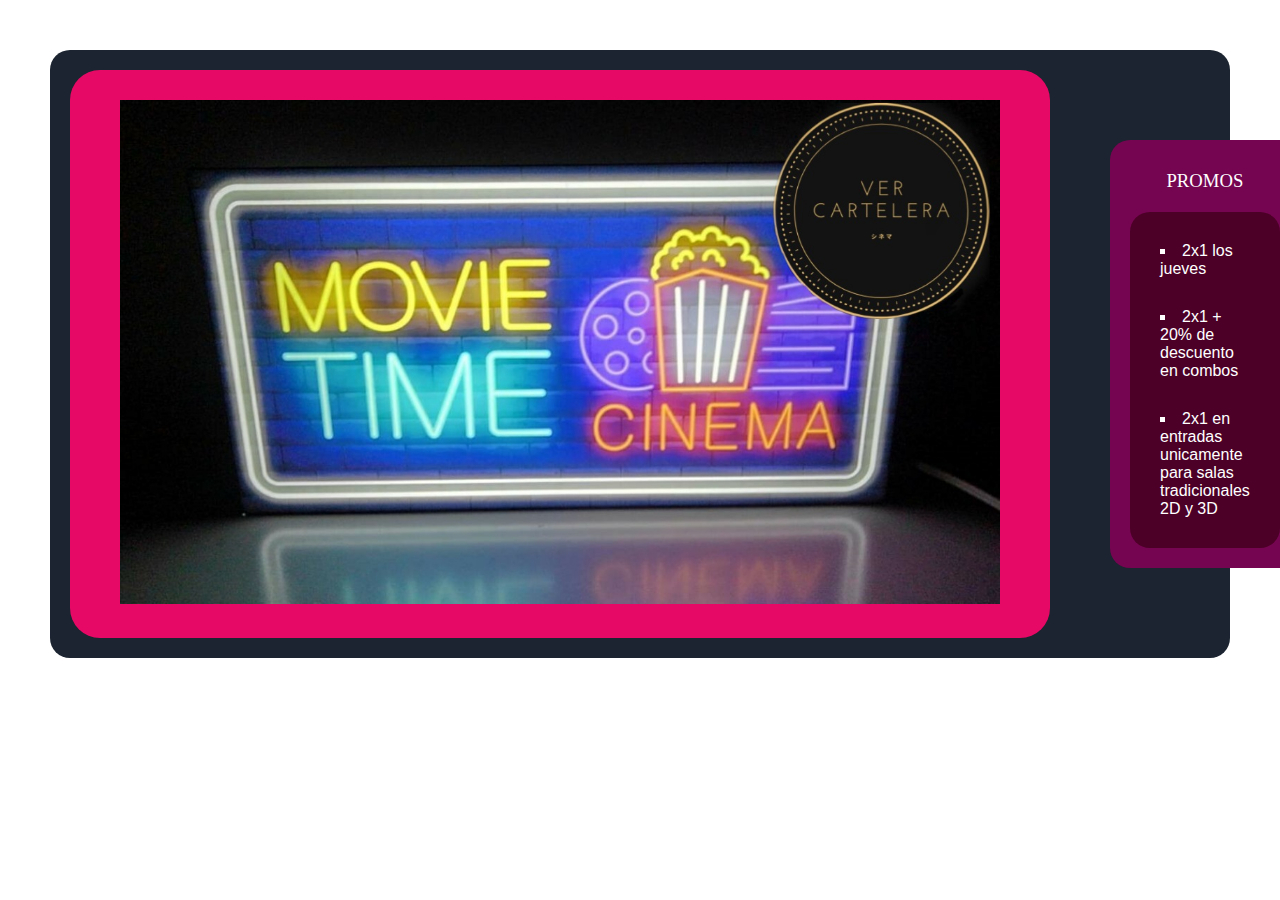
<file: index.html>
<!DOCTYPE html>
<html lang="es">
<head>
    <meta charset="UTF-8">
    <meta http-equiv="X-UA-Compatible" content="IE=edge">
    <meta name="viewport" content="width=device-width, user-scalable=no,initial-scale=1.0, maximum-scale=1.0, minimum-scale=1.0">
    <link rel="stylesheet" href="estilos.css">
    <title>Cine</title>
</head>

<body>
    <section class="section">
        <article>
            
            <a href="cartelera.html" target="_blank" rel="nofollow"><img src="media/cartelera.jpg"></a> 
            
        </article>
        <aside >
            <h3 class="promos">Promos</h3>
            <ul type = "square">
                <li>2x1 los jueves</li>
                <li>2x1 + 20% de descuento en combos</li>
                <li>2x1 en entradas unicamente para salas tradicionales 2D y 3D</li>
            </ul>
        </aside> 
    </section>
    
</body>

</html>
</file>
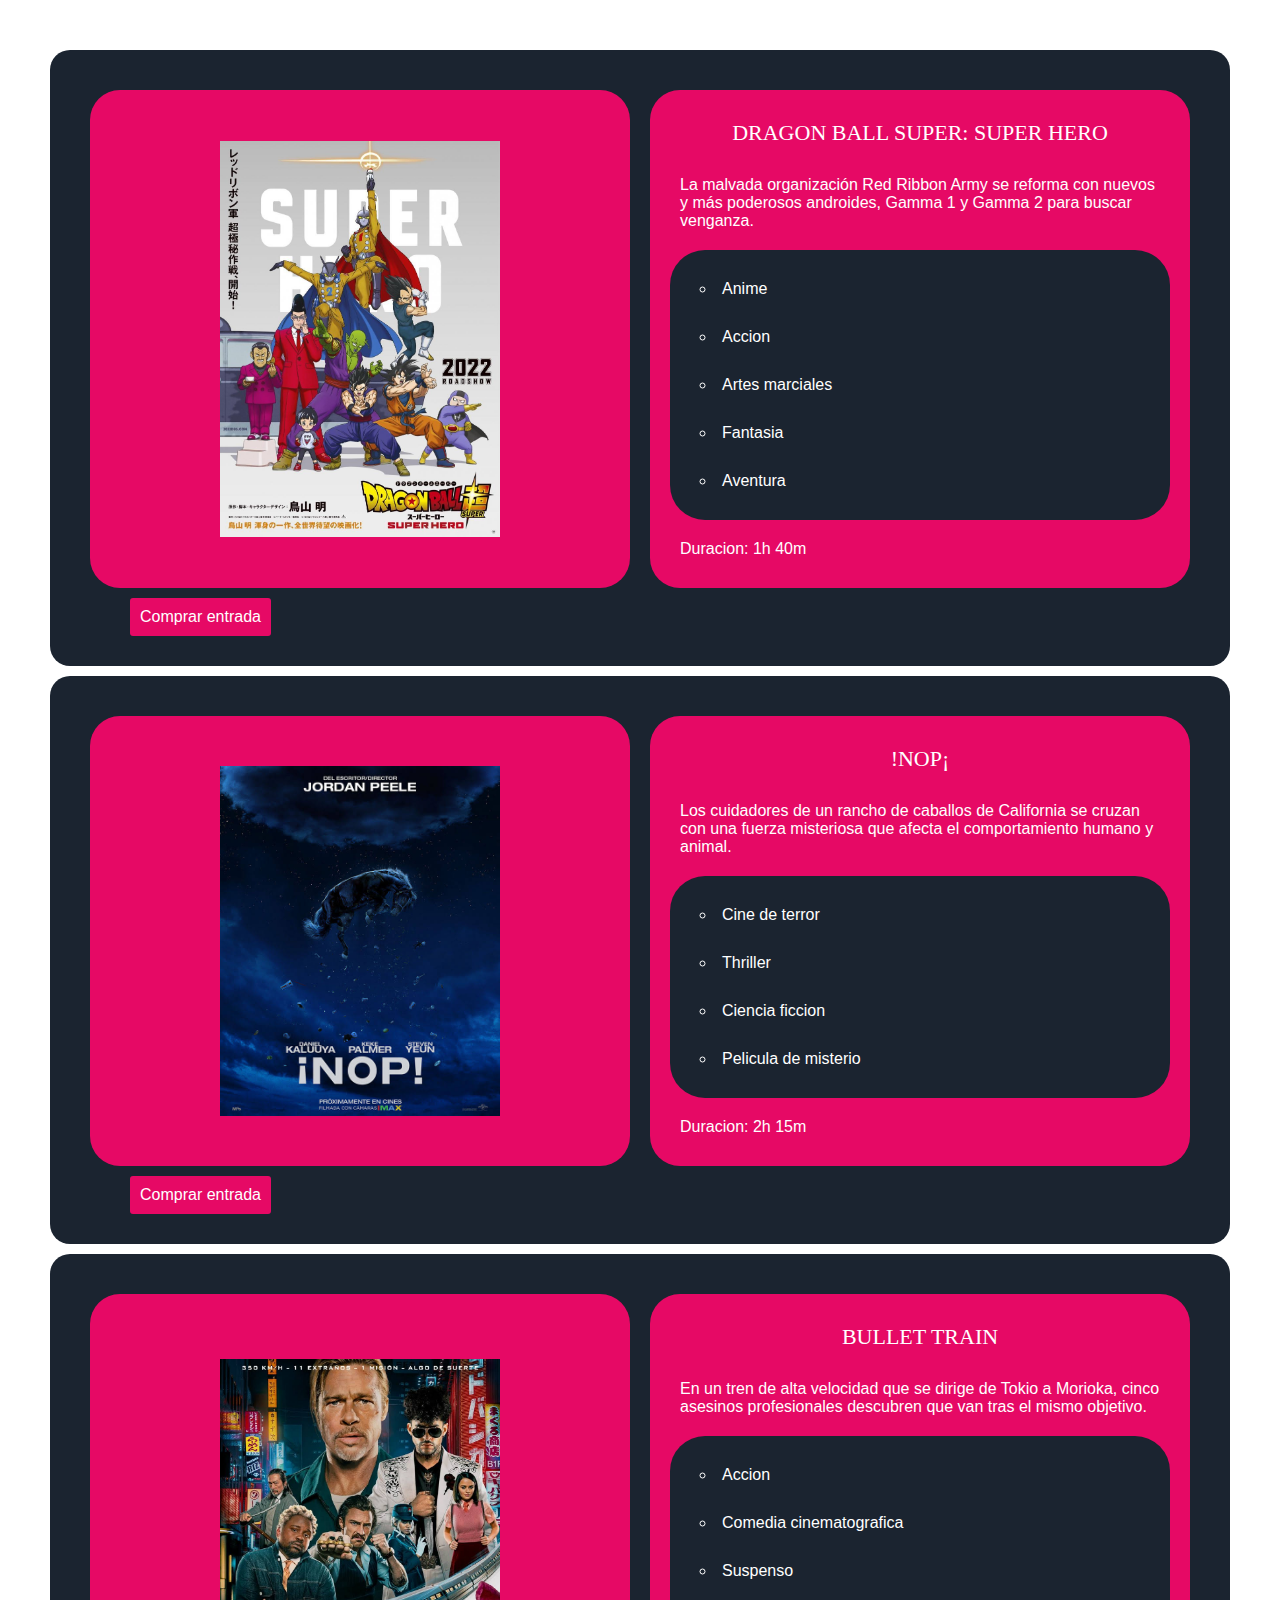
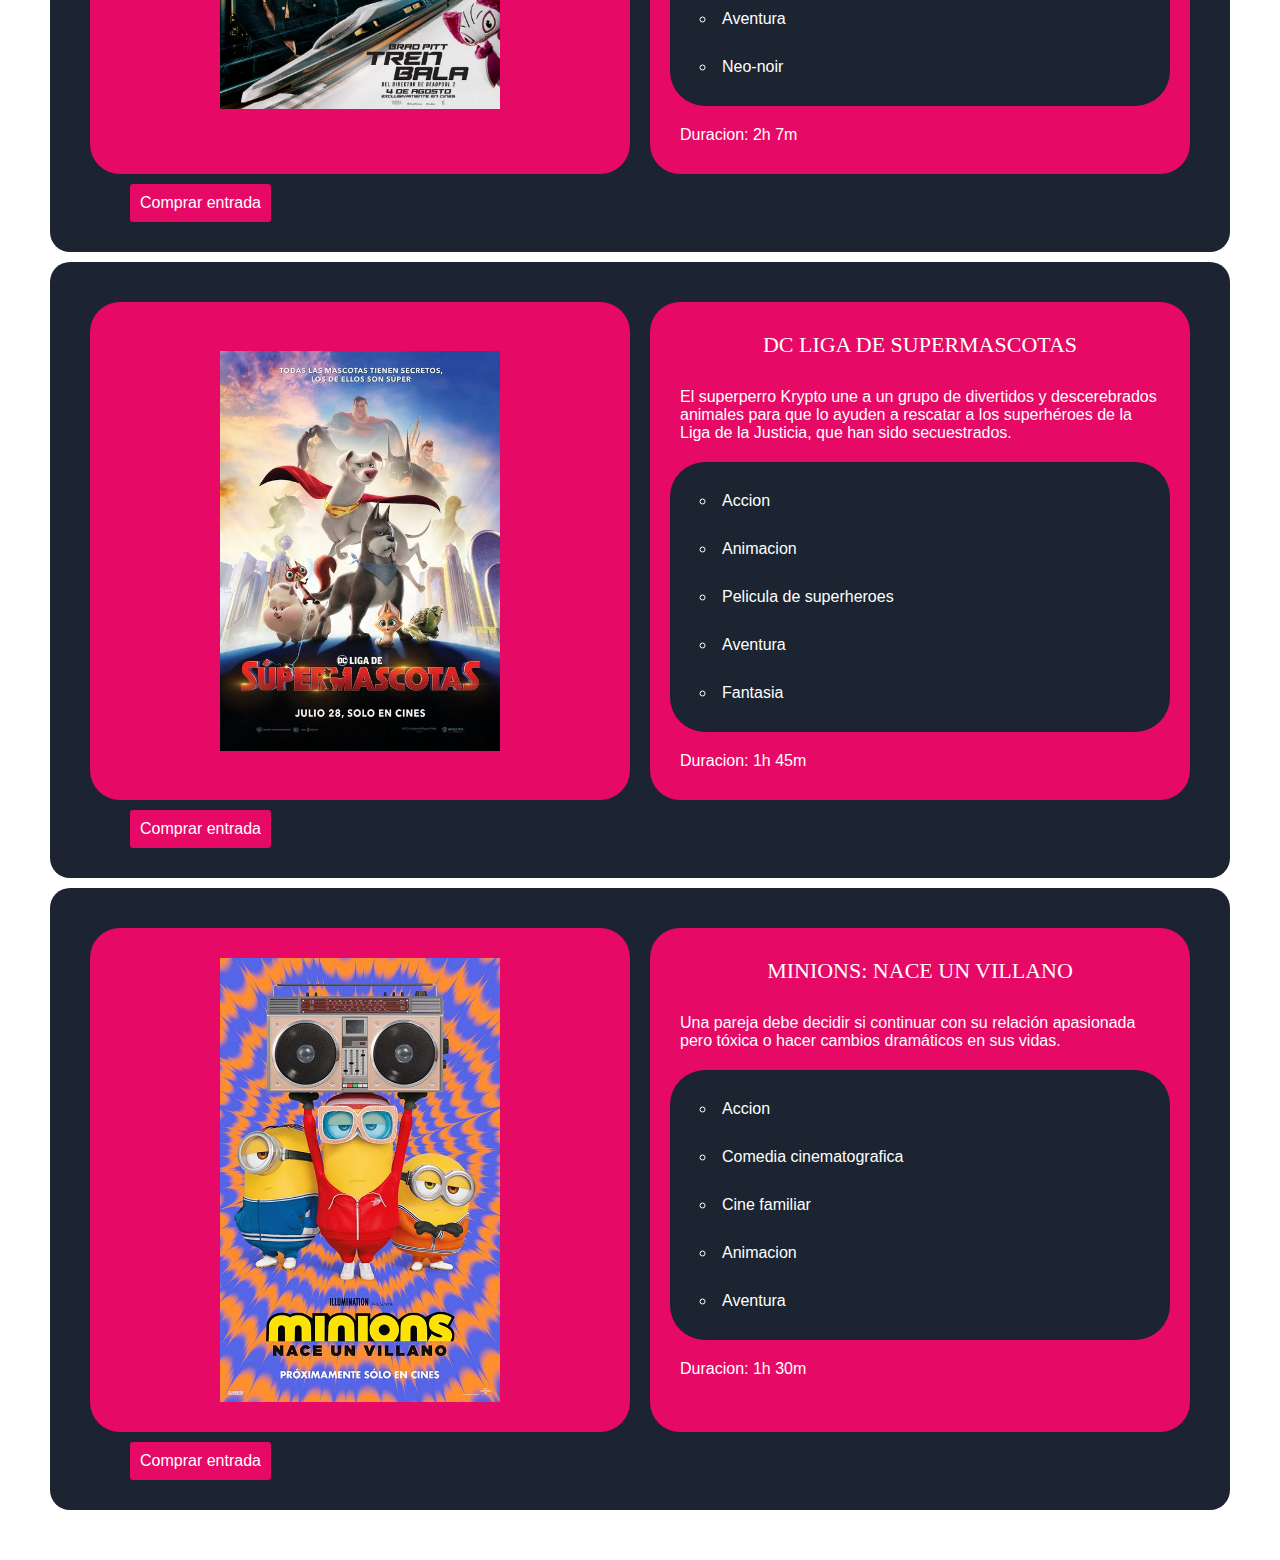
<file: cartelera.html>
<!DOCTYPE html>
<html lang="en">
<head>
    <meta charset="UTF-8">
    <meta http-equiv="X-UA-Compatible" content="IE=edge">
    <meta name="viewport" content="width=device-width, user-scalable=no,initial-scale=1.0, maximum-scale=1.0, minimum-scale=1.0">
    <link rel="stylesheet" href="estilos.css">
    <title>Cartelera</title>
</head>
<body>
    <section class="section">
        <div class="articulos">
            <article class="articulo centrar">
                <img src="media/pelicula1.jpg" alt="dragonBall" class="pelicula">
            </article>
            <article class="articulo">
                <h3 class="titulo-pelicula">Dragon Ball Super: Super Hero</h3>
                <p class="sinopsis">La malvada organización Red Ribbon Army se reforma con nuevos y más poderosos androides, Gamma 1 y Gamma 2 para buscar venganza.</p>
                <ul type = "circle" class="generos">
                    <li>Anime</li>
                    <li>Accion</li>
                    <li>Artes marciales</li>
                    <li>Fantasia</li>
                    <li>Aventura</li>
                </ul>
                <p class="duracion">Duracion: 1h 40m</p>
            </article>
            <a href="#" class="boton">Comprar entrada</a>
        </div>
    </section>
    <section class="section">
        <div class="articulos">
            <article class="articulo centrar">
                <img src="media/pelicula3.jpg" alt="NOP" class="pelicula">
            </article>
            <article class="articulo">
                <h3 class="titulo-pelicula">!NOP¡</h3>
                <p class="sinopsis">Los cuidadores de un rancho de caballos de California se cruzan con una fuerza misteriosa que afecta el comportamiento humano y animal.</p>
                <ul type = "circle" class="generos">
                    <li>Cine de terror</li>
                    <li>Thriller</li>
                    <li>Ciencia ficcion</li>
                    <li>Pelicula de misterio</li>
                </ul>
                <p class="duracion">Duracion: 2h 15m</p>
            </article>
            <a href="#" class="boton">Comprar entrada</a>
        </div>
    </section>
    <section class="section">
        <div class="articulos">
            <article class="articulo centrar">
                <img src="media/pelicula4.jpg" alt="Rain" class="pelicula">
            </article>
            <article class="articulo">
                <h3 class="titulo-pelicula">Bullet Train</h3>
                <p class="sinopsis">En un tren de alta velocidad que se dirige de Tokio a Morioka, cinco asesinos profesionales descubren que van tras el mismo objetivo.</p>
                <ul type = "circle" class="generos">
                    <li>Accion</li>
                    <li>Comedia cinematografica</li>
                    <li>Suspenso</li>
                    <li>Aventura</li>
                    <li>Neo-noir</li>
                </ul>
                <p class="duracion">Duracion: 2h 7m</p>
            </article>
            <a href="#" class="boton">Comprar entrada</a>
        </div>
    </section>
    <section class="section">
        <div class="articulos">
            <article class="articulo centrar">
                <img src="media/pelicula5.jpg" alt="DCSuperMascotas" class="pelicula">
            </article>
            <article class="articulo">
                <h3 class="titulo-pelicula">DC Liga de Supermascotas</h3>
                <p class="sinopsis">El superperro Krypto une a un grupo de divertidos y descerebrados animales para que lo ayuden a rescatar a los superhéroes de la Liga de la Justicia, que han sido secuestrados.</p>
                <ul type = "circle" class="generos">
                    <li>Accion</li>
                    <li>Animacion</li>
                    <li>Pelicula de superheroes</li>
                    <li>Aventura</li>
                    <li>Fantasia</li>
                </ul>
                <p class="duracion">Duracion: 1h 45m</p>
            </article>
            <a href="#" class="boton">Comprar entrada</a>
        </div>
    </section>
    <section class="section">
        <div class="articulos">
            <article class="articulo centrar">
                <img src="media/pelicula2.jpg" alt="Minions" class="pelicula">
            </article>
            <article class="articulo">
                <h3 class="titulo-pelicula">Minions: nace un villano</h3>
                <p class="sinopsis">Una pareja debe decidir si continuar con su relación apasionada pero tóxica o hacer cambios dramáticos en sus vidas.</p>
                <ul type = "circle" class="generos">
                    <li>Accion</li>
                    <li>Comedia cinematografica</li>
                    <li>Cine familiar</li>
                    <li>Animacion</li>
                    <li>Aventura</li>
                </ul>
                <p class="duracion">Duracion: 1h 30m</p>
            </article>
            <a href="#" class="boton">Comprar entrada</a>
        </div>
    </section>
</body>
</html>
</file>
<file: estilos.css>
*{
    margin: 10px;
    padding: 10px;
    box-sizing: border-box;
    color: #fff;
}

.section{
    background: #1B2430;
    display: flex;
    justify-content: space-around;
    flex-wrap: nowrap;
    border-radius: 20px;

}
    article{
        background: #E60965;
        border-radius: 30px;
    }   

            img{
                height: auto;
                width: auto;
                max-height: 900px;
                max-width: 900px;
            }
    aside{
        background: #750550;
        margin: auto 50px;
        border-radius: 20px;
        
    }
        .promos{
            font-family: 'Brush Script MT', cursive;
            text-transform: uppercase;
            font-weight: 300;
            text-align: center;
        }
        ul{
            font-family: Tahoma, sans-serif;
            background:#4C0027 ;
            list-style-position: inside;
            border-radius: 20px;
        }

.articulos{
    flex: 2 1 auto;
    display: flex;
    flex-flow: row wrap;
}

.articulo{
    background: #E60965;
    flex: 1 1 40%;
}

.boton{
    background: #E60965;
    font-family: Arial, sans-serif;
    display: block;
    padding: 10px;
    color: #fff;
    text-decoration: none;
    border-radius: 3px;
    margin-bottom: 10px;
    margin: auto 50px;
}
.pelicula{
    height: auto;
    width: auto;
    max-height: 500px;
    max-width: 300px;
}
.centrar{
    text-align: center;
    display:flex;
    justify-content: center;
    align-items: center;
}
.titulo-pelicula{

    font-family: 'Oswald';font-size: 22px;
    text-transform: uppercase;
    font-weight: 300;
    text-align: center;
}
.sinopsis{
    font-family: Verdana, sans-serif;
}
.duracion{
    font-family: 'Trebuchet MS', sans-serif;
}

.generos{
    background: #1B2430;
    border-radius: 35px;
}
</file>
